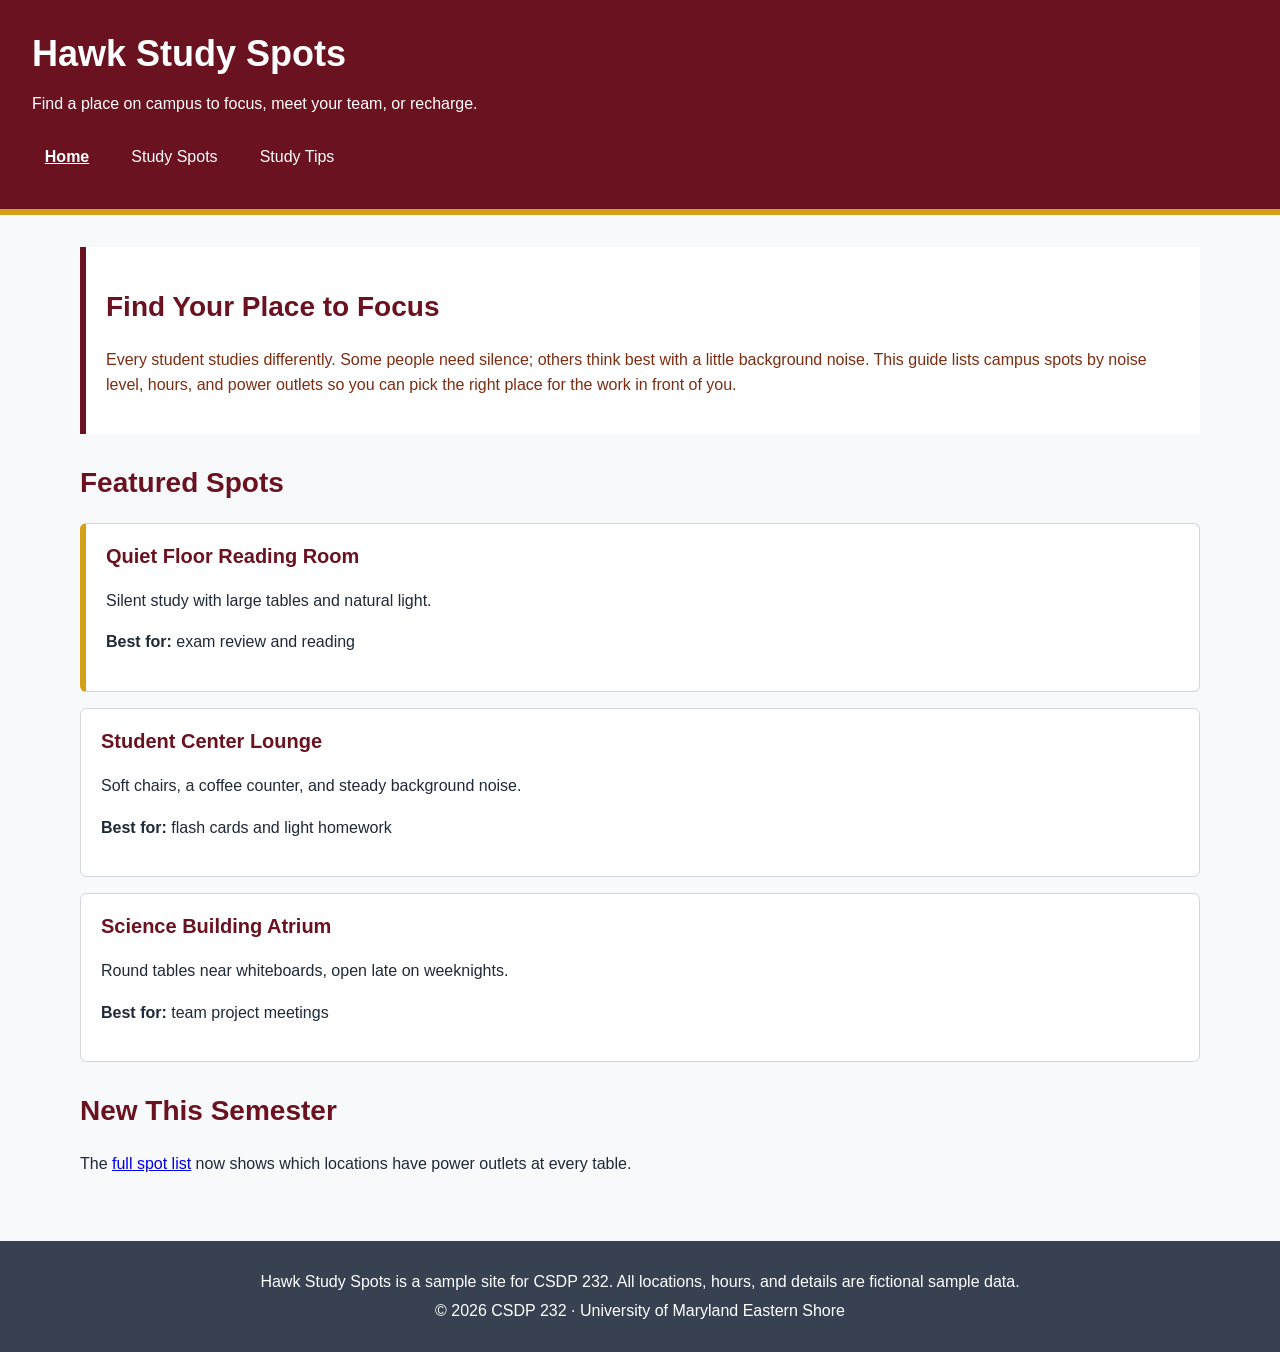
<file: index.html>
<!DOCTYPE html>
<html lang="en">
<head>
  <meta charset="UTF-8">
  <meta name="viewport" content="width=device-width, initial-scale=1.0">
  <title>Hawk Study Spots | Home</title>
  <link rel="stylesheet" href="css/style.css">
</head>
<body>
  <header>
    <h1>Hawk Study Spots</h1>
    <p>Find a place on campus to focus, meet your team, or recharge.</p>
    <nav>
      <a class="current" href="index.html">Home</a>
      <a href="spots.html">Study Spots</a>
      <a href="tips.html">Study Tips</a>
    </nav>
  </header>

  <main>
    <section id="welcome">
      <h2>Find Your Place to Focus</h2>
      <p class="intro-note">Every student studies differently. Some people need silence; others think best with a little background noise. This guide lists campus spots by noise level, hours, and power outlets so you can pick the right place for the work in front of you.</p>
    </section>

    <section>
      <h2>Featured Spots</h2>

      <article class="spot-card featured">
        <h3>Quiet Floor Reading Room</h3>
        <p>Silent study with large tables and natural light.</p>
        <p><strong>Best for:</strong> exam review and reading</p>
      </article>

      <article class="spot-card">
        <h3>Student Center Lounge</h3>
        <p>Soft chairs, a coffee counter, and steady background noise.</p>
        <p><strong>Best for:</strong> flash cards and light homework</p>
      </article>

      <article class="spot-card">
        <h3>Science Building Atrium</h3>
        <p>Round tables near whiteboards, open late on weeknights.</p>
        <p><strong>Best for:</strong> team project meetings</p>
      </article>
    </section>

    <section>
      <h2>New This Semester</h2>
      <p>The <a href="spots.html">full spot list</a> now shows which locations have power outlets at every table.</p>
    </section>
  </main>

  <footer>
    <p>Hawk Study Spots is a sample site for CSDP 232. All locations, hours, and details are fictional sample data.</p>
    <p>&copy; 2026 CSDP 232 &middot; University of Maryland Eastern Shore</p>
  </footer>
</body>
</html>
</file>
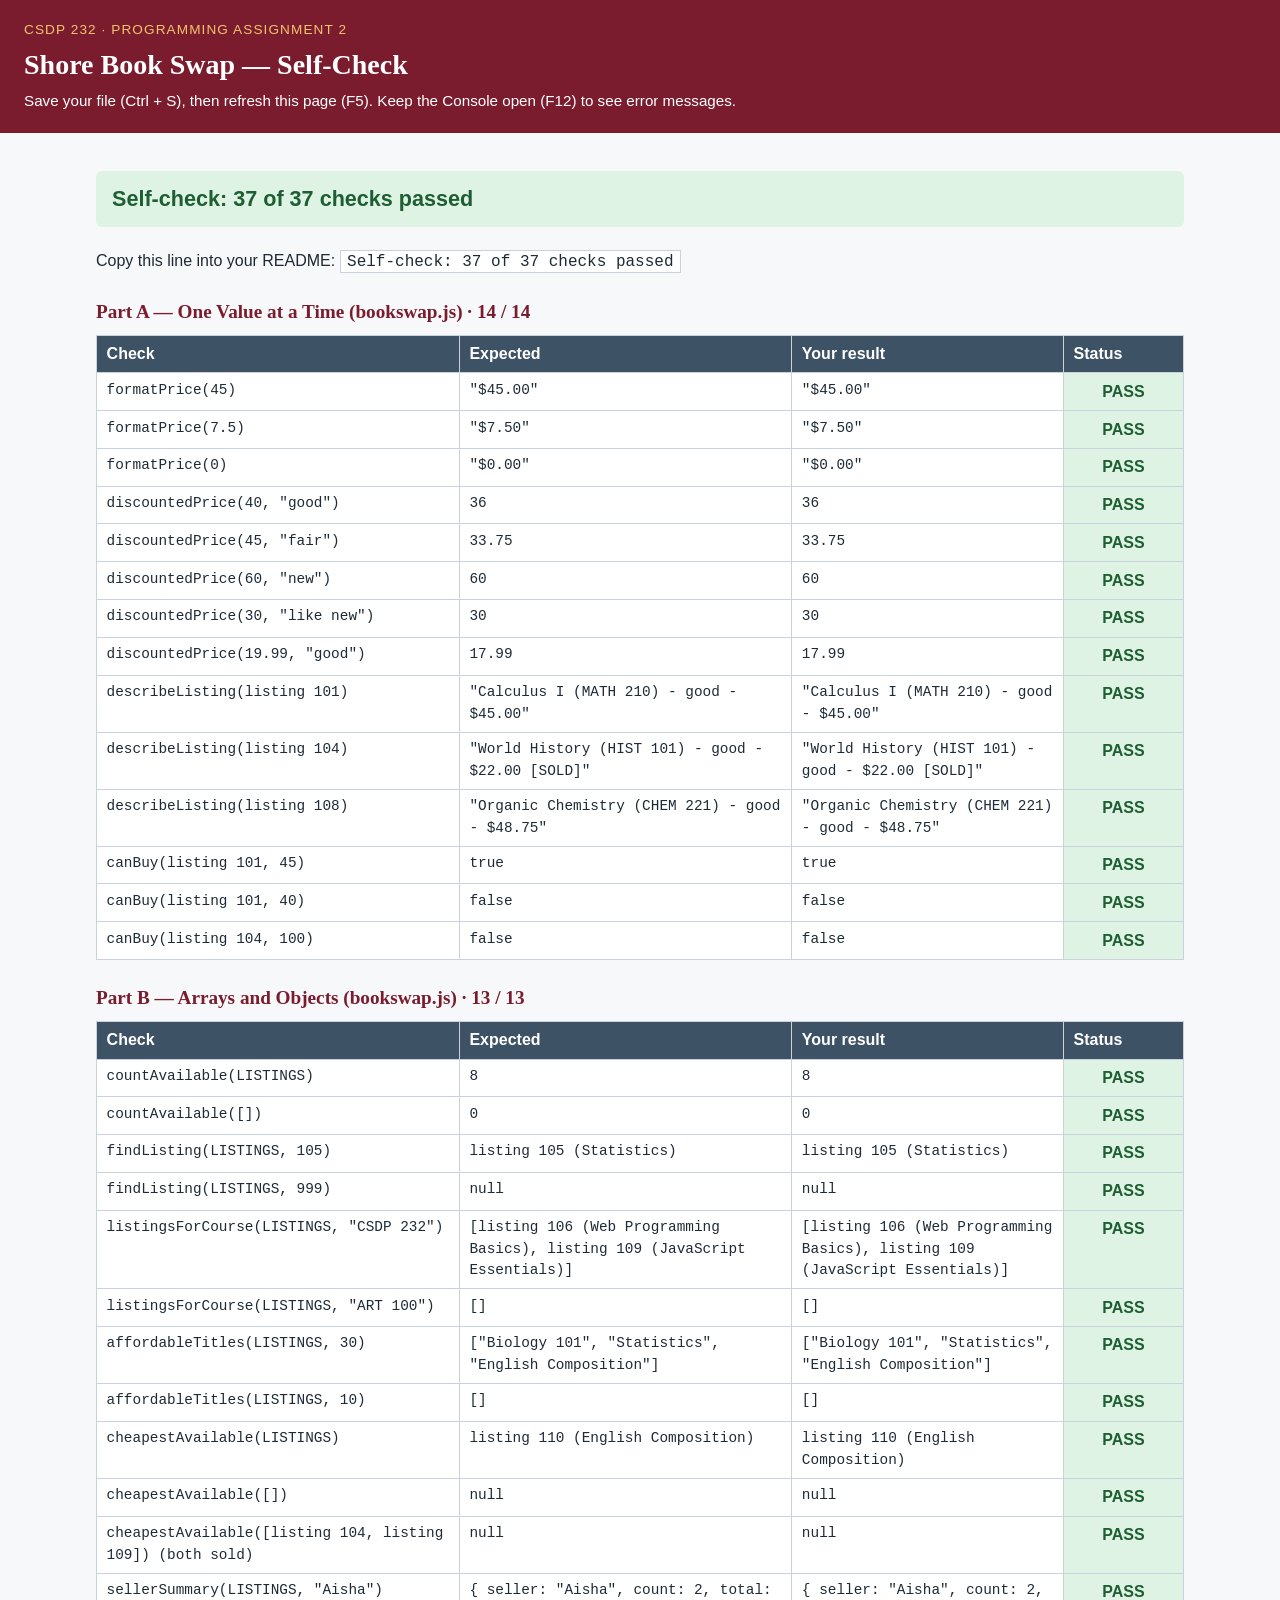
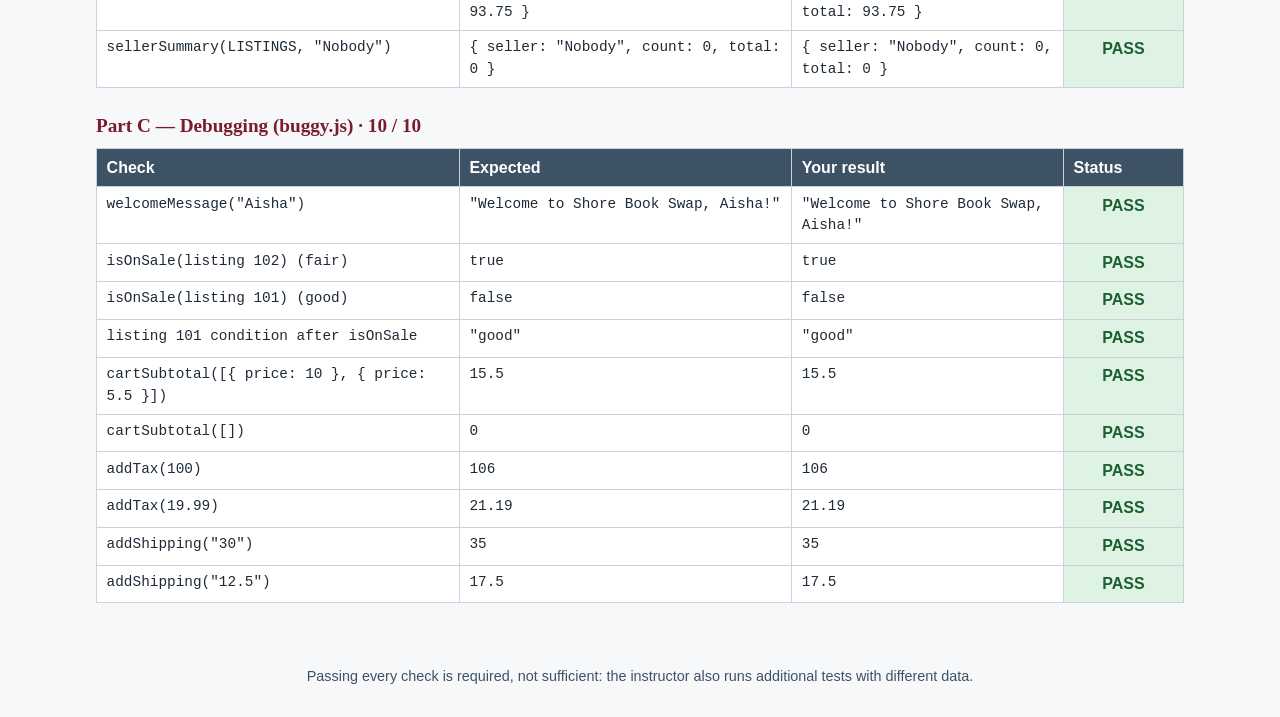
<file: pa2/index.html>
<!DOCTYPE html>
<html lang="en">
<head>
  <meta charset="utf-8">
  <meta name="viewport" content="width=device-width, initial-scale=1">
  <title>PA2 Self-Check · Shore Book Swap</title>
  <link rel="stylesheet" href="css/checks.css">
</head>
<body>
  <!-- PA2 self-check page. DO NOT EDIT THIS FILE. -->
  <header>
    <p class="kicker">CSDP 232 · Programming Assignment 2</p>
    <h1>Shore Book Swap — Self-Check</h1>
    <p class="hint">Save your file (Ctrl + S), then refresh this page (F5). Keep the Console open (F12) to see error messages.</p>
  </header>

  <main>
    <p id="summary" class="summary">Running checks…</p>
    <p class="readme">Copy this line into your README: <code id="readme-line"></code></p>
    <div id="results"></div>
  </main>

  <footer>
    <p>Passing every check is required, not sufficient: the instructor also runs additional tests with different data.</p>
  </footer>

  <script src="js/data.js"></script>
  <script src="js/bookswap.js"></script>
  <script src="js/buggy.js"></script>
  <script src="js/checks.js"></script>
</body>
</html>
</file>
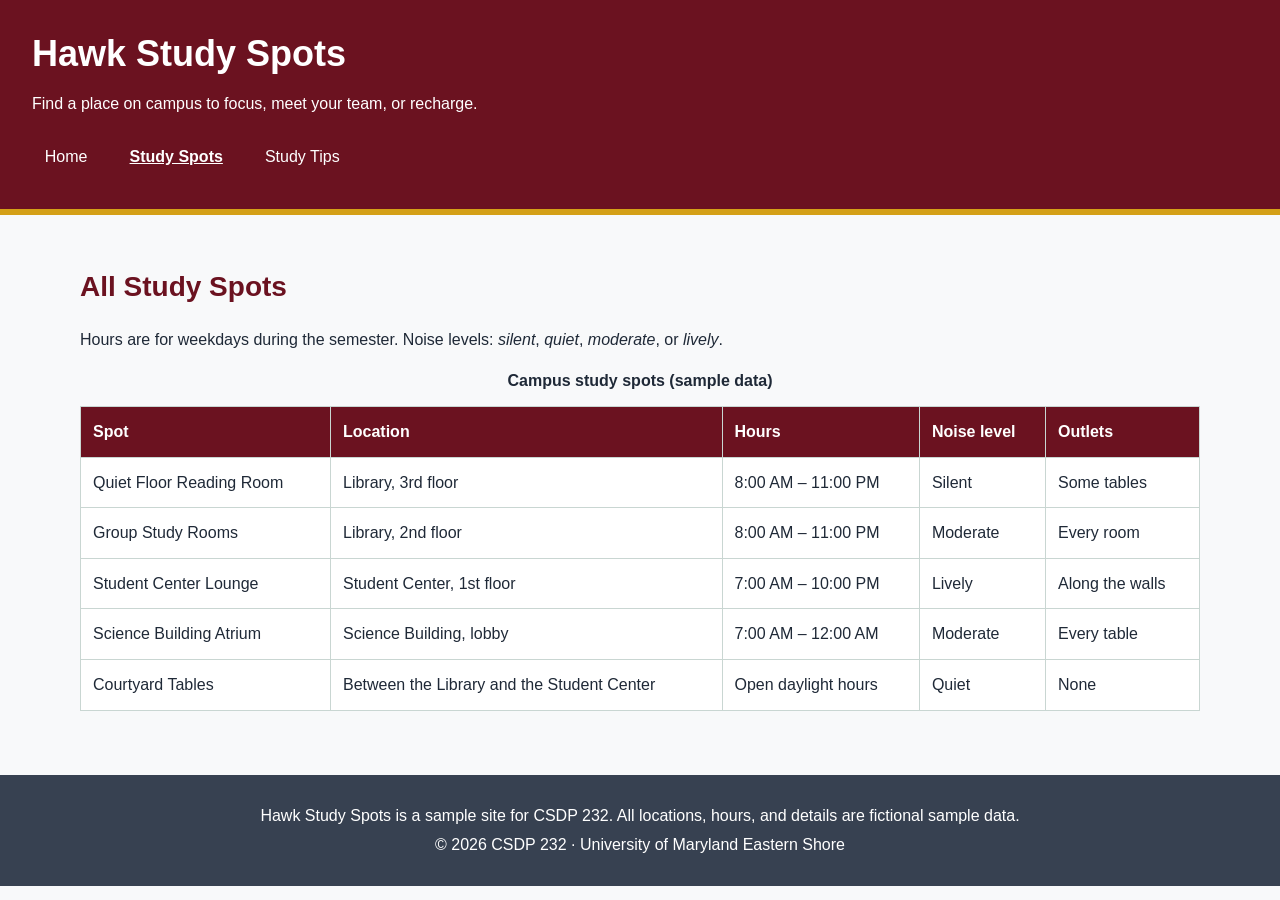
<file: spots.html>
<!DOCTYPE html>
<html lang="en">
<head>
  <meta charset="UTF-8">
  <meta name="viewport" content="width=device-width, initial-scale=1.0">
  <title>Hawk Study Spots | Study Spots</title>
  <link rel="stylesheet" href="css/style.css">
</head>
<body>
  <header>
    <h1>Hawk Study Spots</h1>
    <p>Find a place on campus to focus, meet your team, or recharge.</p>
    <nav>
      <a href="index.html">Home</a>
      <a class="current" href="spots.html">Study Spots</a>
      <a href="tips.html">Study Tips</a>
    </nav>
  </header>

  <main>
    <section>
      <h2>All Study Spots</h2>
      <p>Hours are for weekdays during the semester. Noise levels: <em>silent</em>, <em>quiet</em>, <em>moderate</em>, or <em>lively</em>.</p>

      <table class="data-table">
        <caption>Campus study spots (sample data)</caption>
        <thead>
          <tr>
            <th scope="col">Spot</th>
            <th scope="col">Location</th>
            <th scope="col">Hours</th>
            <th scope="col">Noise level</th>
            <th scope="col">Outlets</th>
          </tr>
        </thead>
        <tbody>
          <tr>
            <td>Quiet Floor Reading Room</td>
            <td>Library, 3rd floor</td>
            <td>8:00 AM &ndash; 11:00 PM</td>
            <td>Silent</td>
            <td>Some tables</td>
          </tr>
          <tr>
            <td>Group Study Rooms</td>
            <td>Library, 2nd floor</td>
            <td>8:00 AM &ndash; 11:00 PM</td>
            <td>Moderate</td>
            <td>Every room</td>
          </tr>
          <tr>
            <td>Student Center Lounge</td>
            <td>Student Center, 1st floor</td>
            <td>7:00 AM &ndash; 10:00 PM</td>
            <td>Lively</td>
            <td>Along the walls</td>
          </tr>
          <tr>
            <td>Science Building Atrium</td>
            <td>Science Building, lobby</td>
            <td>7:00 AM &ndash; 12:00 AM</td>
            <td>Moderate</td>
            <td>Every table</td>
          </tr>
          <tr>
            <td>Courtyard Tables</td>
            <td>Between the Library and the Student Center</td>
            <td>Open daylight hours</td>
            <td>Quiet</td>
            <td>None</td>
          </tr>
        </tbody>
      </table>
    </section>
  </main>

  <footer>
    <p>Hawk Study Spots is a sample site for CSDP 232. All locations, hours, and details are fictional sample data.</p>
    <p>&copy; 2026 CSDP 232 &middot; University of Maryland Eastern Shore</p>
  </footer>
</body>
</html>
</file>
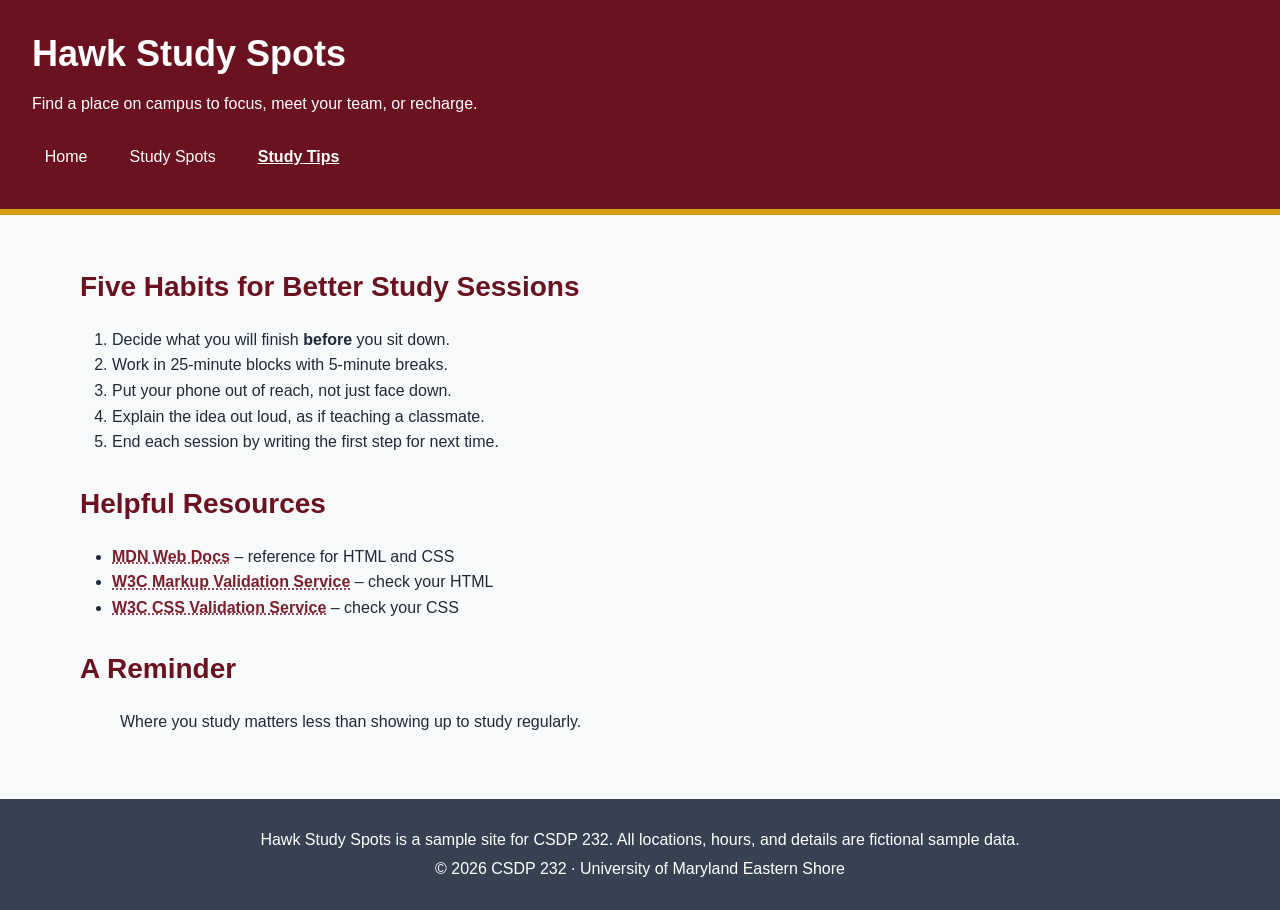
<file: tips.html>
<!DOCTYPE html>
<html lang="en">
<head>
  <meta charset="UTF-8">
  <meta name="viewport" content="width=device-width, initial-scale=1.0">
  <title>Hawk Study Spots | Study Tips</title>
  <link rel="stylesheet" href="css/style.css">
</head>
<body>
  <header>
    <h1>Hawk Study Spots</h1>
    <p>Find a place on campus to focus, meet your team, or recharge.</p>
    <nav>
      <a href="index.html">Home</a>
      <a href="spots.html">Study Spots</a>
      <a class="current" href="tips.html">Study Tips</a>
    </nav>
  </header>

  <main>
    <section>
      <h2>Five Habits for Better Study Sessions</h2>
      <ol class="study-list">
        <li>Decide what you will finish <strong>before</strong> you sit down.</li>
        <li>Work in 25-minute blocks with 5-minute breaks.</li>
        <li>Put your phone out of reach, not just face down.</li>
        <li>Explain the idea out loud, as if teaching a classmate.</li>
        <li>End each session by writing the first step for next time.</li>
      </ol>
    </section>

    <section>
      <h2>Helpful Resources</h2>
      <ul class="resource-list">
        <li><a href="https://developer.mozilla.org/" target="_blank">MDN Web Docs</a> &ndash; reference for HTML and CSS</li>
        <li><a href="https://validator.w3.org/" target="_blank">W3C Markup Validation Service</a> &ndash; check your HTML</li>
        <li><a href="https://jigsaw.w3.org/css-validator/" target="_blank">W3C CSS Validation Service</a> &ndash; check your CSS</li>
      </ul>
    </section>

    <section>
      <h2>A Reminder</h2>
      <blockquote>
        <p>Where you study matters less than showing up to study regularly.</p>
      </blockquote>
    </section>
  </main>

  <footer>
    <p>Hawk Study Spots is a sample site for CSDP 232. All locations, hours, and details are fictional sample data.</p>
    <p>&copy; 2026 CSDP 232 &middot; University of Maryland Eastern Shore</p>
  </footer>
</body>
</html>
</file>
<file: css/style.css>
/* ==========================================================
   PA1 - style.css
   Author: Standley Saint Leger Rock (@standley2005-ship-it)
   ========================================================== */


/* ---------- 1. Page basics ---------- */

body {
  margin: 0;
  font-family: Arial, Helvetica, sans-serif;
  font-size: 1rem;
  line-height: 1.6;
  color: #1f2937;
  background-color: rgb(248, 249, 250);
}

main {
  max-width: 70rem;
  margin: 0 auto;
  padding: 2rem;
}

section {
  margin-bottom: 2rem;
}

h1,
h2,
h3 {
  line-height: 1.2;
}

h1 {
  margin: 0;
  font-size: 2.25rem;
}

h2 {
  font-size: 1.75rem;
  color: #6b1220;
}

h3 {
  font-size: 1.25rem;
}

p {
  font-size: 1rem;
}


/* ---------- 2. Header and navigation ---------- */

header {
  padding: 2rem;
  color: #ffffff;
  background-color: #6b1220;
  border-bottom: 0.4rem solid #d4a017;
}

header p {
  margin-bottom: 1.25rem;
}

nav a {
  display: inline-block;
  margin-right: 0.75rem;
  padding: 0.45rem 0.8rem;
  color: #ffffff;
  text-decoration: none;
  border-radius: 0.3rem;
}

nav a:hover {
  background-color: #ffffff;
  color: #6b1220;
}

nav a:focus {
  outline: 0.2rem solid #ffd966;
  outline-offset: 0.2rem;
}

.current {
  font-weight: bold;
  text-decoration: underline;
}


/* ---------- 3. Main content and cards ---------- */

#welcome {
  padding: 1.25rem;
  background-color: #ffffff;
  border-left: 0.4rem solid #6b1220;
}

.intro-note {
  color: #6b21a8;
}

#welcome .intro-note {
  color: #7c2d12;
}

.spot-card {
  margin-bottom: 1rem;
  padding: 1.25rem;
  background-color: #ffffff;
  border: 0.1rem solid #d1d5db;
  border-radius: 0.4rem;
}

.featured {
  border-left: 0.4rem solid #d4a017;
}

.spot-card h3 {
  margin-top: 0;
  color: #6b1220;
}

.study-list,
.resource-list {
  padding-left: 2rem;
}

.resource-list a {
  color: #7a1f2b;
  font-weight: bold;
}

a[target="_blank"] {
  text-decoration-style: dotted;
}


/* ---------- 4. Tables and lists ---------- */

.data-table {
  width: 100%;
  border-collapse: collapse;
  background-color: #ffffff;
}

.data-table caption {
  margin-bottom: 0.75rem;
  font-weight: bold;
}

.data-table th,
.data-table td {
  padding: 0.75rem;
  border: 0.1rem solid #c9d6d2;
  text-align: left;
}

.data-table th {
  color: #ffffff;
  background-color: #6b1220;
}


/* ---------- 5. Footer ---------- */

footer {
  padding: 1.5rem 2rem;
  text-align: center;
  color: #ffffff;
  background-color: #374151;
}

footer p {
  margin: 0.25rem 0;
}
</file>
<file: pa2/css/checks.css>
/* PA2 self-check page styles. DO NOT EDIT THIS FILE. */

body {
  margin: 0;
  font-family: Calibri, "Segoe UI", Arial, sans-serif;
  font-size: 1rem;
  line-height: 1.5;
  color: #1e2a36;
  background: #f7f8fa;
}

header {
  background: #7a1c2e;
  color: #ffffff;
  padding: 1.25rem 1.5rem;
}

header h1 {
  margin: 0.25rem 0;
  font-family: Cambria, Georgia, serif;
  font-size: 1.75rem;
}

.kicker {
  margin: 0;
  font-size: 0.85rem;
  letter-spacing: 0.08em;
  text-transform: uppercase;
  color: #f2c46d;
}

.hint {
  margin: 0;
  font-size: 0.95rem;
}

main {
  max-width: 68rem;
  margin: 0 auto;
  padding: 1rem 1.5rem 2rem;
}

.summary {
  font-size: 1.35rem;
  font-weight: bold;
  padding: 0.75rem 1rem;
  border-radius: 6px;
  background: #fbefd6;
}

.summary.all {
  background: #dff3e4;
  color: #1d5e33;
}

.readme code {
  background: #ffffff;
  border: 1px solid #c9d2dc;
  padding: 0.1rem 0.4rem;
}

h2 {
  font-family: Cambria, Georgia, serif;
  font-size: 1.2rem;
  color: #7a1c2e;
  margin: 1.5rem 0 0.5rem;
}

table {
  width: 100%;
  table-layout: fixed;
  border-collapse: collapse;
  background: #ffffff;
}

th:nth-child(1) { width: 34%; }
th:nth-child(2) { width: 31%; }
th:nth-child(3) { width: 25%; }
th:nth-child(4) { width: 10%; }

th,
td {
  border: 1px solid #c9d2dc;
  padding: 0.4rem 0.6rem;
  text-align: left;
  vertical-align: top;
}

th {
  background: #3e5266;
  color: #ffffff;
}

.code {
  font-family: "Courier New", Consolas, monospace;
  font-size: 0.9rem;
  word-break: break-word;
}

.status {
  font-weight: bold;
  text-align: center;
}

.pass { background: #dff3e4; color: #1d5e33; }
.fail { background: #fbe3e3; color: #9b1c1c; }
.error { background: #fbe3e3; color: #9b1c1c; }
.missing { background: #fbefd6; color: #7a4a00; }

footer {
  text-align: center;
  font-size: 0.9rem;
  padding: 1rem;
  color: #3e5266;
}
</file>
